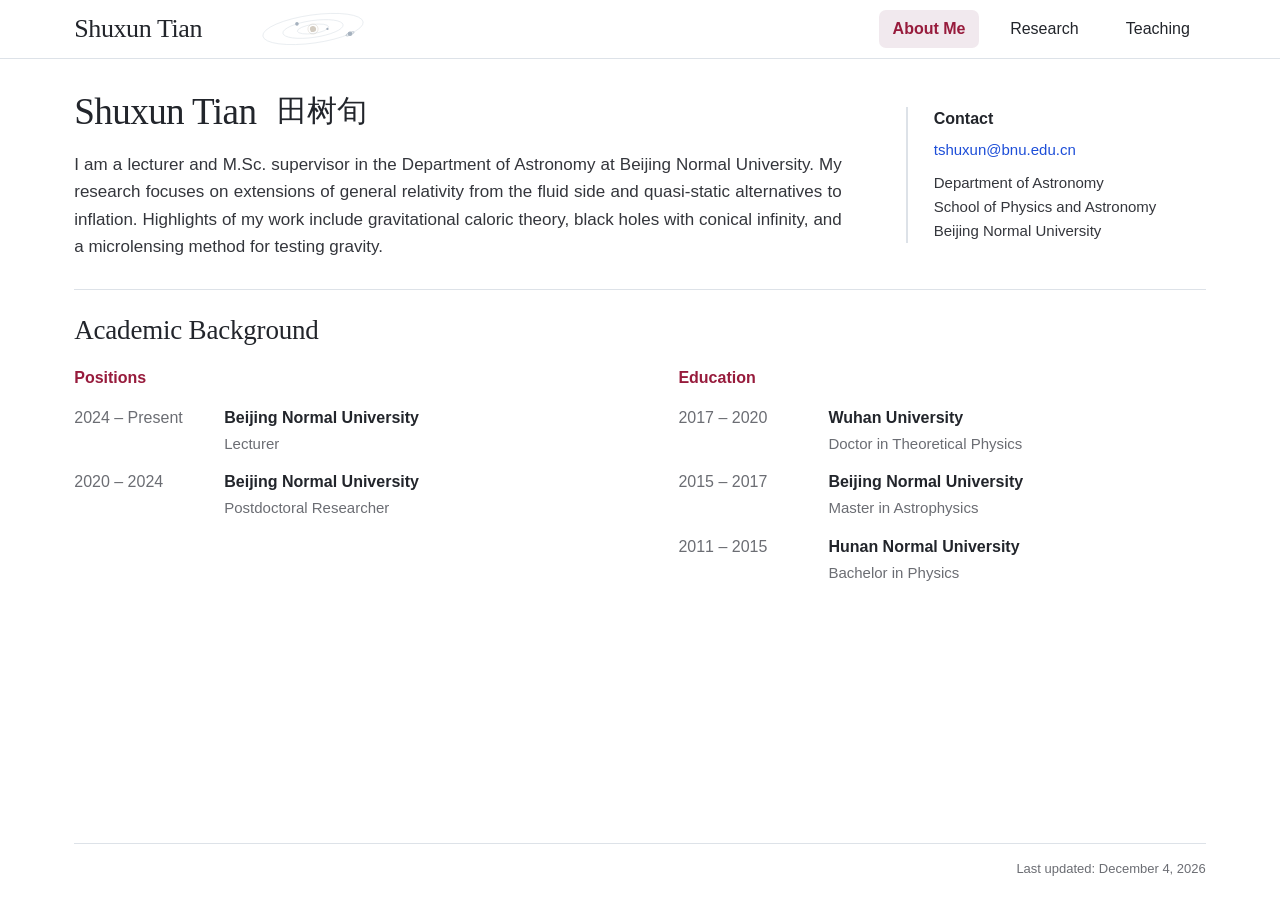
<file: index.html>
<!doctype html>
<html lang="en">
<head>
  <meta charset="utf-8">
  <meta name="viewport" content="width=device-width, initial-scale=1">
  <meta name="description" content="Shuxun Tian's academic homepage.">
  <meta name="theme-color" content="#ffffff">
  <title>Shuxun Tian | Beijing Normal University</title>
  <link rel="stylesheet" href="assets/style.css">
  <!-- Initialize the requested section before the first paint. -->
  <script src="assets/site.js" defer blocking="render"></script>
  <script src="assets/publication_chart.js" defer></script>
</head>
<body>
  <!-- Page and panel IDs define public URLs. Keep 404.html beside this file for direct visits.
       In assets/, use Fig_<Topic> for figures and SlidesYYYYMM_<Topic> for slides.
       Capitalize the topic's first word and match the filename's case and extension. -->
  <a class="skip-link" href="#main-content">Skip to content</a>
  <header class="site-header">
    <div class="header-inner">
      <div class="brand-group">
        <a class="brand" href="./" aria-label="Shuxun Tian, home">Shuxun Tian</a>
        <svg class="header-orbits" viewBox="0 0 220 64" fill="none" aria-hidden="true" focusable="false">
          <g transform="rotate(-8 110 32)">
            <g class="solar-orbits">
              <ellipse cx="110" cy="32" rx="28" ry="8"/>
              <ellipse cx="110" cy="32" rx="54" ry="15"/>
              <ellipse cx="110" cy="32" rx="90" ry="25"/>
            </g>
            <g class="solar-sun">
              <circle cx="110" cy="32" r="9" stroke="currentColor" stroke-width=".7"/>
              <circle cx="110" cy="32" r="5.5" fill="currentColor"/>
            </g>
            <g class="solar-planets">
              <circle cx="135.4" cy="35.4" r="2.1"/>
              <circle cx="83" cy="19" r="3.2"/>
              <circle cx="174" cy="49.6" r="4.1"/>
              <ellipse cx="174" cy="49.6" rx="8" ry="2.3" transform="rotate(-15 174 49.6)" fill="none" stroke="currentColor" stroke-width="1"/>
            </g>
          </g>
        </svg>
      </div>
      <nav class="primary-nav" aria-label="Main navigation">
        <!-- Each fragment names its section. aria-current marks the default page. -->
        <a href="#about" aria-current="page">About Me</a>
        <a href="#research">Research</a>
        <a href="#teaching">Teaching</a>
      </nav>
    </div>
  </header>

  <main id="main-content" class="site-main" tabindex="-1">
    <section id="about" class="page" aria-labelledby="about-title">
      <div class="about-intro">
        <div class="intro-main">
          <h1 id="about-title" tabindex="-1">
            <span class="latin-name">Shuxun Tian</span>
            <span class="chinese-name" lang="zh-CN">田树旬</span>
          </h1>
          <p class="about-bio">
            I am a lecturer and M.Sc. supervisor in the Department of Astronomy at Beijing Normal
            University. My research focuses on extensions of general relativity from the fluid side and
            quasi-static alternatives to inflation. Highlights of my work include gravitational caloric
            theory, black holes with conical infinity, and a microlensing method for testing gravity.
          </p>
        </div>
        <aside id="contact" class="contact-note" aria-labelledby="contact-title" tabindex="-1">
          <h2 id="contact-title" class="small-heading">Contact</h2>
          <a class="email-link" href="mailto:tshuxun@bnu.edu.cn">tshuxun@bnu.edu.cn</a>
          <p>Department of Astronomy<br>School of Physics and Astronomy<br>Beijing Normal University</p>
        </aside>
      </div>
      <section id="background" class="ruled-section" aria-labelledby="background-title" tabindex="-1">
        <h2 id="background-title">Academic Background</h2>
        <div class="background-columns">
          <section aria-labelledby="positions-title">
            <h3 id="positions-title" class="small-heading">Positions</h3>
            <ol class="timeline">
              <li>
                <span class="entry-date">2024 – Present</span>
                <div>
                  <h4>Beijing Normal University</h4>
                  <p>Lecturer</p>
                </div>
              </li>
              <li>
                <span class="entry-date">2020 – 2024</span>
                <div>
                  <h4>Beijing Normal University</h4>
                  <p>Postdoctoral Researcher</p>
                </div>
              </li>
            </ol>
          </section>
          <section aria-labelledby="education-title">
            <h3 id="education-title" class="small-heading">Education</h3>
            <ol class="timeline">
              <li>
                <span class="entry-date">2017 – 2020</span>
                <div>
                  <h4>Wuhan University</h4>
                  <p>Doctor in Theoretical Physics</p>
                </div>
              </li>
              <li>
                <span class="entry-date">2015 – 2017</span>
                <div>
                  <h4>Beijing Normal University</h4>
                  <p>Master in Astrophysics</p>
                </div>
              </li>
              <li>
                <span class="entry-date">2011 – 2015</span>
                <div>
                  <h4>Hunan Normal University</h4>
                  <p>Bachelor in Physics</p>
                </div>
              </li>
            </ol>
          </section>
        </div>
      </section>
    </section>

    <section id="research" class="page" aria-labelledby="research-title">
      <header class="research-overview">
        <h1 id="research-title" tabindex="-1">Research</h1>
        <section id="interests" aria-labelledby="interests-title" tabindex="-1">
          <h2 id="interests-title" class="research-summary-title">Interests:</h2>
          <ul class="research-summary-list">
            <li>
              <strong>Gravity Theory:</strong> Extensions of General Relativity from the Fluid Side,
              Applications to Cosmology and Astrophysics, Observational Tests
            </li>
            <li>
              <strong>The Early Universe:</strong> Quasi-Static Alternatives to Inflation,
              Quantum and Thermal Fluctuations
            </li>
          </ul>
        </section>
        <p class="research-goal">
          My long-term goal is to uncover new physics in astronomy, with theory identifying where it
          may arise and observations confirming its existence.
        </p>
      </header>

      <!-- Connect each tab to its panel with aria-controls. Use the tab ID as the panel's aria-labelledby. -->
      <nav class="research-tabs" aria-label="Research sections">
        <a id="highlights-tab" href="#highlights" aria-controls="highlights">Highlights</a>
        <a id="publications-tab" href="#publications" aria-controls="publications">Publications</a>
        <a id="grants-tab" href="#grants" aria-controls="grants">Grants</a>
        <a id="talks-tab" href="#talks" aria-controls="talks">Talks</a>
      </nav>

      <section id="highlights" class="research-panel" aria-labelledby="highlights-tab" tabindex="-1">
        <h2 class="visually-hidden">Research Highlights</h2>
        <!-- Add one article.research-entry per highlight. Give the article and its heading unique
             IDs and connect them with aria-labelledby. Set the figure's intrinsic size and alt text.
             Use p.paper-reference for core papers (main paper first) and li.paper-reference for
             selected works (oldest first). Keep author names as published, bold Tian, italicize
             variables and put punctuation outside links. For a citation badge, set data-citation-doi
             on an empty span to the journal DOI or, for a preprint, the arXiv DOI. -->
        <article id="gravitational-caloric-theory" class="research-entry" aria-labelledby="gct-title" tabindex="-1">
          <figure class="highlight-figure">
            <img src="assets/Fig_Caloric_black_holes.png" width="1190" height="1043"
              alt="Caloric black holes" decoding="async">
          </figure>
          <div class="highlight-content">
            <header class="highlight-heading">
              <span class="highlight-label">2026</span>
              <h3 id="gct-title">Gravitational Caloric Theory</h3>
            </header>
            <p class="paper-reference">
              <strong>S.&nbsp;X.&nbsp;Tian</strong>,
              Gravitational caloric theory: From early dark energy to a wide variety of gravitational phenomena,
              <a href="https://link.aps.org/doi/10.1103/ckkf-2t3z"
                target="_blank" rel="noopener noreferrer">Phys. Rev. D 114, 044042 (2026)</a>.
              <a class="paper-preprint" href="https://arxiv.org/abs/2608.07318"
                target="_blank" rel="noopener noreferrer">arXiv:2608.07318</a>.
              <span data-citation-doi="10.1103/ckkf-2t3z"></span>
            </p>
            <p class="paper-reference">
              <strong>S.&nbsp;X.&nbsp;Tian</strong> and Z.-H.&nbsp;Zhu,
              Black holes with conical infinity in gravitational caloric theory,
              submitted to Phys. Rev. D (2026).
              <a class="paper-preprint" href="https://arxiv.org/abs/2610.09606"
                target="_blank" rel="noopener noreferrer">arXiv:2610.09606</a>.
              <span data-citation-doi="10.48550/arXiv.2610.09606"></span>
            </p>
            <div class="research-prose">
              <p>
                Gravitational caloric theory generalizes general relativity from the fluid side. The
                theory has a broad range of cosmological and astrophysical applications, including early
                dark energy (initial motivation), the early static hot Universe, conical black holes,
                and gravitational-wave physics. Among these, the following two may have particular
                astronomical relevance. The early static hot Universe faces theoretical challenges and
                will be discussed separately. <strong>Conical black holes</strong> in our theory
                illustrate a distinctive way in which new physics may emerge: spacetime can remain in
                close agreement with general relativity in the strong-field (near-horizon) and
                conventional weak-field (e.g., Solar System) regimes, yet approach conical geometry in
                the extremely weak-field regime. This highlights a possible avenue for the observational
                search for new physics.
              </p>
            </div>
            <section class="selected-works" aria-labelledby="gct-selected-title">
              <h4 id="gct-selected-title">Selected follow-up works</h4>
              <!-- Replace the placeholder with ul.paper-list when needed. -->
              <p class="pending-reference">To be added.</p>
            </section>
          </div>
        </article>

        <article id="observational-tests" class="research-entry" aria-labelledby="observations-title" tabindex="-1">
          <figure class="highlight-figure">
            <img src="assets/Fig_Gravity_test_regimes.png" width="1852" height="1414"
              alt="Gravitational potential and curvature" loading="lazy" decoding="async">
          </figure>
          <div class="highlight-content">
            <header class="highlight-heading">
              <span class="highlight-label">Ongoing</span>
              <h3 id="observations-title">Observational Tests of Gravity Theories</h3>
            </header>
            <p class="paper-reference">
              X.&nbsp;Jin, S.&nbsp;Cao, X.&nbsp;Chen, Y.&nbsp;Nan, X.&nbsp;Tai, and <strong>S.&nbsp;Tian</strong>,
              Testing general relativity with binary lens microlensing events,
              <a href="https://doi.org/10.3847/2041-8213/ae954b"
                target="_blank" rel="noopener noreferrer">Astrophys. J. Lett. 1008, L41 (2026)</a>.
              <a class="paper-preprint" href="https://arxiv.org/abs/2610.11949"
                target="_blank" rel="noopener noreferrer">arXiv:2610.11949</a>.
              <span data-citation-doi="10.3847/2041-8213/ae954b"></span>
            </p>
            <div class="research-prose">
              <p>
                Alternative theories of gravity may predict deviations from general relativity in local
                gravitational systems. We explore how observations of individual sources with existing
                or near-future facilities can test these predictions, focusing on regimes that remain
                poorly constrained. Our current focus is the extremely weak-field regime, motivated in
                part by conical black holes in gravitational caloric theory (significant deviations from
                general relativity may emerge only beyond Solar System scales). We hope to identify
                observational probes that could reveal such new physics. As a step in this direction, we
                have proposed a binary microlensing method for testing gravity, although it may not be a
                sufficiently compelling probe of the new physics we seek.
              </p>
            </div>
            <section class="selected-works" aria-labelledby="observations-selected-title">
              <h4 id="observations-selected-title">Selected related works</h4>
              <ul class="paper-list">
                <li class="paper-reference">
                  <strong>S.&nbsp;X.&nbsp;Tian</strong> and Z.-H.&nbsp;Zhu,
                  Newtonian approximation and possible time-varying <i>G</i> in nonlocal gravities,
                  <a href="https://link.aps.org/doi/10.1103/PhysRevD.99.064044"
                    target="_blank" rel="noopener noreferrer">Phys. Rev. D 99, 064044 (2019)</a>.
                  <a class="paper-preprint" href="https://arxiv.org/abs/1903.11428"
                    target="_blank" rel="noopener noreferrer">arXiv:1903.11428</a>.
                  <span data-citation-doi="10.1103/PhysRevD.99.064044"></span>
                </li>
                <li class="paper-reference">
                  <strong>S.&nbsp;X.&nbsp;Tian</strong> and Z.-H.&nbsp;Zhu,
                  Testing the Schwarzschild metric in a strong field region with the Event Horizon Telescope,
                  <a href="https://link.aps.org/doi/10.1103/PhysRevD.100.064011"
                    target="_blank" rel="noopener noreferrer">Phys. Rev. D 100, 064011 (2019)</a>.
                  <a class="paper-preprint" href="https://arxiv.org/abs/1908.11794"
                    target="_blank" rel="noopener noreferrer">arXiv:1908.11794</a>.
                  <span data-citation-doi="10.1103/PhysRevD.100.064011"></span>
                </li>
                <li class="paper-reference">
                  <strong>S.&nbsp;Tian</strong>, S.&nbsp;Hou, S.&nbsp;Cao, and Z.-H.&nbsp;Zhu,
                  Time evolution of the local gravitational parameters and gravitational wave polarizations in a relativistic MOND theory,
                  <a href="https://link.aps.org/doi/10.1103/PhysRevD.107.044062"
                    target="_blank" rel="noopener noreferrer">Phys. Rev. D 107, 044062 (2023)</a>.
                  <a class="paper-preprint" href="https://arxiv.org/abs/2302.13304"
                    target="_blank" rel="noopener noreferrer">arXiv:2302.13304</a>.
                  <span data-citation-doi="10.1103/PhysRevD.107.044062"></span>
                </li>
              </ul>
            </section>
          </div>
        </article>
      </section>

      <section id="publications" class="research-panel" aria-labelledby="publications-tab" tabindex="-1">
        <p>
          <strong>Full Publication List:</strong>
          <a href="https://ui.adsabs.harvard.edu/public-libraries/OO0OYWl2TziFCKu32mfMTw"
            target="_blank" rel="noopener noreferrer">https://ui.adsabs.harvard.edu/public-libraries/OO0OYWl2TziFCKu32mfMTw</a>
        </p>
        <figure class="publication-chart">
          <figcaption>
            <h2>Publications by Year</h2>
          </figcaption>
          <!-- Append one column per journal publication year. Count each paper once.
               For non-first-author papers, use "corresponding" if Tian's email is listed and "other" otherwise. -->
          <script type="application/json">
            {
              "years":         [2017, 2018, 2019, 2020, 2021, 2022, 2023, 2024, 2025, 2026],
              "first":         [   2,    1,    3,    3,    2,    1,    2,    0,    0,    1],
              "corresponding": [   0,    0,    0,    0,    0,    0,    0,    1,    0,    3],
              "other":         [   0,    0,    0,    1,    0,    1,    0,    1,    1,    0]
            }
          </script>
          <p class="publication-note">Papers are counted by year of journal publication.</p>
        </figure>
      </section>

      <section id="grants" class="research-panel" aria-labelledby="grants-tab" tabindex="-1">
        <h2 class="visually-hidden">Research Grants</h2>
        <!-- List grants newest first within each group. Link a public proposal after the funding
             source with <a class="grant-proposal" href="…">Grant proposal</a>. -->
        <section class="grant-group" data-status="ongoing" aria-labelledby="grants-ongoing-title">
          <h3 id="grants-ongoing-title">Ongoing</h3>
          <ol class="grant-list">
            <li>
              <p class="grant-period">
                <span class="entry-date">2025 – 2029</span>
                <span class="grant-role">Participant</span>
              </p>
              <h4>High-frequency gravitational-wave astrophysics with a global observing network</h4>
              <p>National Natural Science Foundation of China (Key Program)</p>
            </li>
            <li>
              <p class="grant-period">
                <span class="entry-date">2025 – 2027</span>
                <span class="grant-role">Principal Investigator</span>
              </p>
              <h4>Modeling and cosmological analysis of nonminimally coupled early dark energy</h4>
              <p>National Natural Science Foundation of China (Young Scientists Fund, Type C)</p>
            </li>
          </ol>
        </section>
        <section class="grant-group" data-status="completed" aria-labelledby="grants-completed-title">
          <h3 id="grants-completed-title">Completed</h3>
          <ol class="grant-list">
            <li>
              <p class="grant-period">
                <span class="entry-date">2021 – 2024</span>
                <span class="grant-role">Principal Investigator</span>
              </p>
              <h4>Theoretical models of early dark energy</h4>
              <p>China Postdoctoral Science Foundation (General Program)</p>
            </li>
            <li>
              <p class="grant-period">
                <span class="entry-date">2020 – 2024</span>
                <span class="grant-role">Principal Investigator</span>
              </p>
              <h4>Possible solutions to the cosmological coincidence problem and their implications</h4>
              <p>China Postdoctoral Science Foundation (Innovative Program)</p>
            </li>
          </ol>
        </section>
      </section>

      <section id="talks" class="research-panel" aria-labelledby="talks-tab" tabindex="-1">
        <h2 class="visually-hidden">Talks</h2>
        <!-- List talks newest first (Month D, YYYY). For slides, set data-slides on an empty
             span to the exact filename in assets/. -->
        <ul class="talk-list">
          <li class="talk-entry">
            <div class="talk-heading">
              <h3>Black holes with conical infinity in gravitational caloric theory</h3>
              <span data-slides="Slides202610_Black_holes_with_conical_infinity_in_GCT.html"></span>
            </div>
            <p class="talk-details">
              <span>October 31, 2026</span> ·
              <span>Hangzhou, China</span> ·
              <span>2026 Hangzhou Workshop on Gravitation and Cosmology</span>
            </p>
          </li>
        </ul>
      </section>
    </section>

    <section id="teaching" class="page" aria-labelledby="teaching-title">
      <header>
        <h1 id="teaching-title" tabindex="-1">Teaching</h1>
      </header>
      <section class="ruled-section" aria-labelledby="courses-title">
        <h2 id="courses-title">Courses</h2>
        <article class="course-entry">
          <h3>Galactic Dynamics (Graduate): <span class="course-terms">Fall&nbsp;2024, Fall&nbsp;2025, Fall&nbsp;2026</span></h3>
          <p class="course-materials">Teaching materials: forthcoming.</p>
        </article>
      </section>
    </section>
  </main>
  <footer class="site-footer">
    <span>Last updated: <time id="last-updated"></time></span>
  </footer>

  <template id="slides-download-template">
    <a class="slides-download">
      <svg class="slides-download-icon" viewBox="0 0 20 20" fill="none" stroke="currentColor"
        stroke-width="1.5" stroke-linecap="round" stroke-linejoin="round"
        aria-hidden="true" focusable="false">
        <path d="M10 3v9m-3-3 3 3 3-3M4 13v3h12v-3"/>
      </svg>
      <span>Download Slides</span>
    </a>
  </template>

  <!-- The link remains available until Dimensions installs the badge. -->
  <template id="citation-badge-template">
    <span class="citation-badge __dimensions_badge_embed__" data-style="small_rectangle"
      data-hide-zero-citations="false"><a class="citation-fallback" href="https://badge.dimensions.ai/details/doi/"
        target="_blank" rel="noopener noreferrer" title="View citation details on Dimensions">Citations</a></span>
  </template>
</body>
</html>
</file>
<file: assets/style.css>
:root {
  color-scheme: light;

  /* Colors */
  --paper: #fff;
  --text: #34363c;
  --heading: #22252b;
  --muted: #6b6d73;
  --line: #dde2e8;
  --accent: #971b3c;
  --accent-soft: #f6edf0;
  --link: #1d4ed8;

  /* Text selection */
  --selection-bg: #e5e5e5;
  --selection-text: #102a43;

  /* Typography */
  --sans: "Segoe UI", -apple-system, BlinkMacSystemFont, "Helvetica Neue", Arial, "Microsoft YaHei", sans-serif;
  --serif: Georgia, "Times New Roman", "Songti SC", SimSun, serif;
  --body-size: 17px;
  --body-leading: 1.6;
  --prose-align: justify;
  --entry-leading: calc(var(--body-leading) - 0.05);
  --page-title-size: clamp(30px, 2.9vw, 40px);
  --section-title-size: 27px;
  --entry-title-size: 17px;
  --detail-size: 15px;
  --weight-normal: 400;
  --weight-medium: 500;
  --weight-semibold: 600;

  /* Page dimensions and spacing */
  --max-width: 1680px;
  --page-gutter: clamp(28px, 5.8vw, 112px);
  --main-padding-top: 30px;
  --main-padding-bottom: 36px;
  --intro-gap: 17px;
  --section-gap: 29px;
  --section-inset: 23px;
  --timeline-date-width: 130px;
  --timeline-column-gap: 20px;

  /* Shared navigation appearance and motion */
  --nav-active-bg: #f1e9ee;
  --nav-radius: 7px;
  --nav-font-size: 16px;
  --nav-item-height: 38px;
  --nav-edge-gap: 5px;
  --nav-weight: var(--weight-medium);
  --nav-active-weight: var(--weight-semibold);
  --nav-motion-duration: 180ms;
  --motion-easing: cubic-bezier(0.2, 0.7, 0.3, 1);

  /* Read by JavaScript: duration is a unitless millisecond value; distance uses px. */
  --view-motion-ms: 160;
  --view-motion-distance: 14px;
}

* {
  box-sizing: border-box;
}

html {
  scroll-padding-top: 92px;
  /* Keep view transitions from creating horizontal scrollbars. */
  overflow-x: clip;
}

body {
  display: flex;
  flex-direction: column;
  min-height: 100vh;
  margin: 0;
  background: var(--paper);
  color: var(--text);
  font-family: var(--sans);
  font-size: var(--body-size);
  font-weight: var(--weight-normal);
  line-height: var(--body-leading);
  -webkit-text-size-adjust: 100%;
}

[hidden] {
  display: none !important;
}

::selection {
  background: var(--selection-bg);
  color: var(--selection-text);
}

a {
  color: var(--link);
  text-decoration: none;
  overflow-wrap: anywhere;
}

a:hover,
a:active {
  color: var(--link);
}

a[href^="#"] {
  color: var(--heading);
}

a[href^="#"]:hover {
  color: var(--accent);
}

a:focus-visible,
button:focus-visible {
  outline: 2px solid var(--link);
  outline-offset: 4px;
}

[tabindex="-1"]:focus {
  outline: none;
}

h1,
h2,
h3,
h4,
p,
figure {
  margin: 0;
}

h1,
h2,
h3,
h4 {
  color: var(--heading);
  font-weight: var(--weight-semibold);
}

h1 {
  font: var(--weight-normal) var(--page-title-size)/1.22 var(--serif);
  letter-spacing: -0.6px;
}

h2 {
  font: var(--weight-normal) var(--section-title-size)/1.3 var(--serif);
  letter-spacing: -0.2px;
}

h3 {
  font-size: 18px;
  line-height: 1.45;
}

strong {
  font-weight: var(--weight-semibold);
}

.visually-hidden {
  position: absolute;
  width: 1px;
  height: 1px;
  padding: 0;
  margin: -1px;
  overflow: hidden;
  clip-path: inset(50%);
  white-space: nowrap;
  border: 0;
}

.skip-link {
  position: fixed;
  left: 20px;
  top: -80px;
  z-index: 20;
  padding: 10px 18px;
  background: var(--paper);
}

.skip-link:focus {
  top: 12px;
}

/* Layout, header and navigation */

/* Viewport-based content width prevents scrollbar-induced shifts.
   The header itself keeps its natural width for the full-width divider. */
.header-inner,
.site-main,
.site-footer {
  width: min(calc(100vw - 2 * var(--page-gutter)), var(--max-width));
  margin-inline: max(var(--page-gutter), calc((100vw - var(--max-width)) / 2)) 0;
}

.site-header {
  position: sticky;
  top: 0;
  z-index: 5;
  isolation: isolate;
  border-bottom: 1px solid var(--line);
  background: var(--paper);
}

.header-orbits {
  display: block;
  flex: 0 1 180px;
  width: 180px;
  min-width: 0;
  height: 36px;
  pointer-events: none;
}

.solar-orbits {
  stroke: #c4ced8;
  stroke-width: 0.9;
  opacity: 0.65;
}

.solar-sun {
  color: #bcb1a0;
  opacity: 0.65;
}

.solar-planets {
  fill: currentColor;
  color: #8595a7;
  opacity: 0.7;
}

.header-inner {
  min-height: 58px;
  display: flex;
  align-items: center;
  justify-content: space-between;
  gap: clamp(18px, 2vw, 24px);
}

.brand-group {
  display: flex;
  align-items: center;
  gap: clamp(16px, 1.6vw, 22px);
  flex: 0 1 370px;
  min-width: 0;
}

.brand {
  display: block;
  flex-shrink: 0;
  color: var(--heading);
  font: var(--weight-normal) 26px/1.2 var(--serif);
  letter-spacing: -0.4px;
}

.brand:hover {
  color: var(--heading);
}

.primary-nav,
.research-tabs {
  position: relative;
  isolation: isolate;
  display: flex;
  align-items: stretch;
}

.primary-nav {
  --nav-edge-gap: 10px;
  flex-shrink: 0;
  align-self: stretch;
  gap: clamp(6px, 1.25vw, 18px);
}

.research-tabs {
  flex-wrap: wrap;
  gap: 0 8px;
  border-block: 1px solid var(--line);
}

.primary-nav a,
.research-tabs a {
  position: relative;
  z-index: 1;
  isolation: isolate;
  display: grid;
  place-items: center;
  min-height: calc(var(--nav-item-height) + 2 * var(--nav-edge-gap));
  color: var(--heading);
  font-size: var(--nav-font-size);
  font-weight: var(--nav-weight);
  line-height: 1.5;
}

.primary-nav a {
  padding-inline: clamp(10px, 1.05vw, 15px);
}

.research-tabs a {
  padding-inline: 17px;
}

.nav-label,
.nav-label-sizer {
  grid-area: 1 / 1;
  white-space: nowrap;
}

.nav-label-sizer {
  visibility: hidden;
  font-weight: var(--nav-active-weight);
  pointer-events: none;
}

.primary-nav a[aria-current="page"],
.research-tabs a[aria-selected="true"] {
  color: var(--accent);
  font-weight: var(--nav-active-weight);
}

.nav-selection::before,
.primary-nav a[aria-current="page"]::before,
.research-tabs a[aria-selected="true"]::before {
  content: "";
  position: absolute;
  z-index: -1;
  inset: var(--nav-edge-gap) 0;
  border-radius: var(--nav-radius);
  background: var(--nav-active-bg);
}

.nav-selection {
  position: absolute;
  top: 0;
  left: 0;
  z-index: 0;
  isolation: isolate;
  pointer-events: none;
  transition:
    transform var(--nav-motion-duration) var(--motion-easing),
    width var(--nav-motion-duration) var(--motion-easing);
}

.has-selection > a::before {
  display: none;
}

.primary-nav a:hover,
.research-tabs a:hover {
  color: var(--accent);
}

.primary-nav a:focus-visible,
.research-tabs a:focus-visible,
.brand:focus-visible {
  outline-color: var(--accent);
}

.site-main {
  flex: 1;
  padding-block: var(--main-padding-top) var(--main-padding-bottom);
}

.page {
  min-width: 0;
}

.about-bio,
.research-goal,
.paper-reference,
.research-prose {
  text-align: var(--prose-align);
  text-align-last: left;
}

.about-bio,
.research-goal,
.research-summary-list,
.research-prose {
  hyphens: manual;
}

.ruled-section {
  margin-top: var(--section-gap);
  padding-top: var(--section-inset);
  border-top: 1px solid var(--line);
}

.ruled-section > h2 {
  margin-bottom: 18px;
}

.small-heading {
  font: var(--weight-semibold) 16px/1.5 var(--sans);
  letter-spacing: 0;
}

/* Shared lists, dates and entry titles */

.timeline,
.grant-list,
.paper-list,
.publication-legend {
  margin: 0;
  padding: 0;
  list-style: none;
}

.research-summary-list > li::marker,
.talk-entry::marker {
  color: var(--muted);
  font-size: 0.85em;
}

.timeline li,
.grant-list li {
  display: grid;
  align-items: baseline;
}

.entry-date {
  font-variant-numeric: lining-nums tabular-nums;
  white-space: nowrap;
}

.grant-list h4,
.talk-entry h3,
.course-entry h3 {
  font-size: var(--entry-title-size);
  line-height: var(--entry-leading);
}

/* About Me */

.about-intro {
  --contact-width: 300px;
  --contact-text-inset: 28px;
  display: grid;
  grid-template-columns: minmax(0, 1fr) var(--contact-width);
  align-items: start;
  gap: clamp(36px, 5vw, 80px);
}

.intro-main {
  min-width: 0;
}

#about-title {
  display: flex;
  align-items: baseline;
  flex-wrap: wrap;
  column-gap: 0.55em;
  row-gap: 0.12em;
}

.latin-name,
.chinese-name {
  white-space: nowrap;
}

/* Optical alignment of the Chinese name with the Latin name. */
.chinese-name {
  display: inline-block;
  color: var(--heading);
  font: inherit;
  font-family: var(--sans);
  font-size: 0.82em;
  line-height: 1;
  letter-spacing: 0;
  transform: translateY(-0.1em);
}

.about-bio {
  margin-top: var(--intro-gap);
}

.contact-note {
  border-left: 2px solid var(--line);
  padding-inline-start: calc(var(--contact-text-inset) - 2px);
  align-self: center;
  font-size: var(--detail-size);
  line-height: var(--body-leading);
}

.contact-note .small-heading {
  margin-bottom: 7px;
}

.email-link {
  display: inline-block;
  margin-bottom: 9px;
}

.background-columns {
  display: grid;
  grid-template-columns: 1fr 1fr;
  gap: clamp(38px, 6vw, 96px);
}

.background-columns .small-heading {
  margin-bottom: 16px;
  color: var(--accent);
}

.timeline li {
  grid-template-columns: var(--timeline-date-width) minmax(0, 1fr);
  column-gap: var(--timeline-column-gap);
}

.timeline li:not(:last-child) {
  margin-bottom: 15px;
}

.timeline h4,
.timeline .entry-date {
  font-size: 16px;
  line-height: var(--entry-leading);
}

.timeline .entry-date {
  color: var(--muted);
  font-weight: var(--weight-medium);
}

.timeline p {
  margin-top: 2px;
  color: var(--muted);
  font-size: var(--detail-size);
  line-height: 1.5;
}

/* Research overview and panels */

.research-overview {
  --overview-title-gap: 14px;
  --overview-block-gap: 12px;
  --overview-heading-gap: 2px;
  --overview-item-gap: 1px;
  display: grid;
  /* Account for half the line leading above the divider. */
  padding-bottom: calc(var(--overview-block-gap) + (var(--body-leading) - 1) * 0.5em);
}

.research-overview > * + * {
  margin-top: var(--overview-block-gap);
}

.research-overview > h1 + * {
  margin-top: var(--overview-title-gap);
}

.research-summary-title {
  font-family: var(--sans);
  font-size: inherit;
  font-weight: var(--weight-semibold);
  line-height: inherit;
  letter-spacing: normal;
}

.research-summary-list {
  display: grid;
  text-align: left;
  text-wrap: pretty;
  gap: var(--overview-item-gap);
  margin: var(--overview-heading-gap) 0 0;
  padding-left: 1.25em;
  list-style: disc;
}

.research-summary-list > li {
  padding-left: 0.15em;
}

.research-panel {
  padding-top: 28px;
}

/* Highlights */

.research-entry {
  display: grid;
  grid-template-columns: minmax(220px, min(25%, 400px)) minmax(0, 1fr);
  align-items: start;
  gap: clamp(28px, 4vw, 64px);
  min-width: 0;
}

.research-entry + .research-entry {
  margin-top: 30px;
  padding-top: 30px;
  border-top: 1px solid var(--line);
}

.highlight-figure,
.highlight-content {
  min-width: 0;
}

.highlight-figure img {
  display: block;
  width: 100%;
  height: auto;
}

.highlight-heading {
  --highlight-title-size: clamp(23px, 1.85vw, 28px);
  --highlight-title-leading: 1.28;
  --highlight-label-size: 16px;
  --highlight-label-height: 1.875em;
  display: grid;
  grid-template-columns: max-content minmax(0, 1fr);
  align-items: start;
  column-gap: 12px;
  margin-bottom: 12px;
}

/* Center the label against the title's first line. */
.highlight-label {
  display: inline-flex;
  align-items: center;
  justify-content: center;
  height: var(--highlight-label-height);
  margin-top: calc((var(--highlight-title-size) * var(--highlight-title-leading) - var(--highlight-label-height)) / 2);
  padding-inline: 0.7em;
  border-radius: 999px;
  background: var(--accent-soft);
  color: var(--accent);
  font: var(--weight-semibold) var(--highlight-label-size)/1 var(--sans);
  font-variant-numeric: lining-nums tabular-nums;
  white-space: nowrap;
}

.highlight-heading h3 {
  min-width: 0;
  font: var(--weight-normal) var(--highlight-title-size)/var(--highlight-title-leading) var(--serif);
  letter-spacing: -0.2px;
}

/* References and citation badges */

.paper-reference {
  font-size: 16px;
  line-height: var(--entry-leading);
}

.paper-reference + .paper-reference {
  margin-top: 9px;
}

.paper-reference a {
  overflow-wrap: normal;
}

.paper-preprint {
  white-space: nowrap;
}

/* Override Dimensions' inline display and alignment. */
.citation-badge {
  display: inline-block !important;
  position: relative;
  top: -2.5px;
  text-align: left;
  text-align-last: auto;
  vertical-align: middle !important;
  white-space: nowrap !important;
}

.citation-fallback {
  display: inline-block;
  padding: 0 5px;
  border: 1px solid #c5cbd4;
  border-radius: 2px;
  font-size: 12px;
  font-weight: var(--weight-semibold);
  line-height: 20px;
}

.citation-badge[data-dimensions-badge-installed="true"] > .citation-fallback {
  display: none;
}

/* Highlight descriptions and selected works */

.research-prose,
.selected-works {
  margin-top: 16px;
}

.research-prose p + p {
  margin-top: 12px;
}

.selected-works {
  padding-left: 18px;
  border-left: 3px solid #d5dbe3;
}

.selected-works h4 {
  margin-bottom: 7px;
  color: var(--accent);
  font-size: var(--detail-size);
  line-height: 1.5;
}

.pending-reference {
  color: var(--muted);
  font-size: 14px;
}

/* Annual publications */

#publications {
  container-type: inline-size;
}

.publication-chart h2 {
  font-size: 1.25em;
}

.publication-chart {
  --axis-width: 28px;
  --year-font-size: clamp(12px, 1.1vw, 14px);
  --min-year-slot: calc(2.5 * var(--year-font-size));
  /* The unused width in each year's slot separates adjacent bars. */
  --year-slot: clamp(
    var(--min-year-slot),
    calc((100cqi - var(--axis-width)) / var(--chart-years)),
    62px
  );
  --bar-width: max(calc(2.25 * var(--year-font-size)), calc(0.62 * var(--year-slot)));
  --chart-width: calc(var(--axis-width) + var(--chart-years) * var(--year-slot));
  position: relative;
  width: var(--chart-width);
  max-width: 100%;
  margin-top: 14px;
}

.publication-chart [data-series="first"] {
  --series-color: #f47765;
}

.publication-chart [data-series="corresponding"] {
  --series-color: #49a8df;
}

.publication-chart [data-series="other"] {
  --series-color: #c6d1d8;
}

.publication-legend {
  --swatch-size: 0.7em;
  display: grid;
  grid-template-columns: var(--swatch-size) repeat(2, max-content) minmax(0, auto);
  justify-content: start;
  gap: 2px 0.25em;
  line-height: 1.45;
}

.publication-chart > .publication-legend {
  margin-top: 6px;
  row-gap: 3px;
  font-size: calc(var(--detail-size) + 1px);
}

.publication-legend li {
  display: grid;
  grid-column: 1 / -1;
  grid-template-columns: subgrid;
  align-items: baseline;
}

.publication-legend li::before {
  content: "";
  align-self: start;
  height: var(--swatch-size);
  /* Center the swatch on the first line, including when a label wraps. */
  margin-block-start: calc((1lh - var(--swatch-size)) / 2);
  border-radius: 2px;
  background: var(--series-color);
}

.publication-count {
  /* Keep the extra space after the swatch outside the two equal gaps around ×. */
  padding-inline-start: 0.2em;
  color: var(--heading);
  font-weight: var(--weight-semibold);
  font-variant-numeric: tabular-nums;
  text-align: right;
}

.publication-chart-scroll {
  margin-block: 12px;
  overflow-x: auto;
}

.publication-column:focus:not(:focus-visible) {
  outline: none;
}

.publication-chart-scroll:focus-visible,
.publication-column:focus-visible {
  outline: 2px solid var(--link);
  outline-offset: -2px;
}

.publication-plot {
  display: grid;
  grid-template-columns: var(--axis-width) minmax(0, 1fr);
  min-width: var(--chart-width);
}

.publication-plot svg {
  display: block;
  min-width: 0;
}

.publication-gridline {
  stroke: #e0e8ed;
}

.publication-zero {
  stroke: #8ca2b0;
  stroke-width: 1.4;
}

.publication-bar {
  width: var(--bar-width);
  transform-box: fill-box;
  transform: translateX(-50%);
  fill: var(--series-color);
}

.publication-plot text {
  fill: #627382;
  font-size: 13px;
  font-variant-numeric: tabular-nums;
}

.publication-plot .publication-year {
  fill: #263e4b;
  font-size: var(--year-font-size);
  font-weight: var(--weight-semibold);
}

.publication-tooltip {
  position: absolute;
  z-index: 2;
  width: max-content;
  max-width: 100%;
  padding: 8px 11px;
  border: 1px solid #d8e4eb;
  border-radius: var(--nav-radius);
  background: var(--paper);
  box-shadow: 0 3px 12px rgb(44 77 96 / 12%);
  font-size: 14px;
  pointer-events: none;
}

.publication-tooltip strong {
  display: block;
  margin-bottom: 3px;
  color: var(--heading);
  font-size: 15px;
}

.publication-note {
  color: var(--muted);
  font-size: var(--detail-size);
}

/* Grants */

.grant-group {
  --grant-indent: 23px;
}

.grant-group + .grant-group {
  margin-block-start: 22px;
}

.grant-group > h3 {
  margin-block-end: 11px;
  padding-inline-start: var(--grant-indent);
  font: var(--weight-normal) 22px/1.25 var(--serif);
  letter-spacing: -0.02em;
  break-after: avoid;
}

.grant-list {
  position: relative;
  color: #555b65;
  font-size: var(--detail-size);
  line-height: var(--body-leading);
}

/* Each group's rail runs from the first marker to its last line of text. */
.grant-list::before {
  content: "";
  position: absolute;
  inset-inline-start: 4px;
  inset-block: 0.5lh 4px;
  border-inline-start: 1px solid #cbd0d6;
  pointer-events: none;
}

.grant-list > li {
  position: relative;
  grid-template-columns: minmax(0, 1fr);
  padding-inline-start: var(--grant-indent);
}

.grant-list > li + li {
  margin-block-start: 14px;
}

.grant-list > li::before {
  content: "";
  position: absolute;
  inset-inline-start: 0;
  inset-block-start: 0.5lh;
  transform: translateY(-50%);
  box-sizing: border-box;
  width: 9px;
  height: 9px;
  border: 1.5px solid var(--accent);
  border-radius: 50%;
  background: var(--accent);
  pointer-events: none;
}

.grant-group[data-status="completed"] li::before {
  border-color: var(--muted);
  background: var(--paper);
}

.grant-period {
  display: flex;
  flex-wrap: wrap;
  align-items: baseline;
  column-gap: 0.45em;
}

.grant-period .entry-date {
  color: var(--heading);
  font-weight: var(--weight-medium);
}

.grant-role::before {
  content: "·" / "";
  margin-inline-end: 0.45em;
}

.grant-list h4 {
  margin-block: 2px 3px;
}

.grant-proposal {
  justify-self: start;
  max-width: 100%;
  padding-block-start: 4px;
  text-decoration: underline;
  text-underline-offset: 2px;
}

/* Talks and teaching */

.talk-list {
  margin: 0;
  padding: 0 0 0 20px;
  list-style: disc;
}

.talk-entry {
  padding-block: 2px;
}

.talk-heading {
  display: flex;
  align-items: flex-start;
  flex-wrap: wrap;
  gap: 6px 12px;
}

.slides-download {
  flex: none;
  display: inline-flex;
  align-items: center;
  gap: 5px;
  /* Center the compact button on the title's first line. */
  min-height: calc(var(--entry-title-size) * var(--entry-leading) - 2px);
  margin-top: 1px;
  padding: 1px 8px;
  border: 1px solid #dbe4f2;
  border-radius: var(--nav-radius);
  background: #f3f6fc;
  color: var(--link);
  font-size: 12px;
  font-weight: var(--weight-medium);
  line-height: 1.4;
  white-space: nowrap;
}

.slides-download:hover,
.slides-download:focus-visible {
  border-color: #b8c9eb;
  background: #eaf0fc;
}

.slides-download-icon {
  flex: none;
  width: 13px;
  height: 13px;
  /* Optical alignment with the button label. */
  transform: translateY(1px);
}

.course-entry {
  padding: 2px 0 2px 17px;
  border-left: 3px solid #cbd5e1;
}

.course-entry + .course-entry,
.talk-entry + .talk-entry {
  margin-top: 22px;
}

.course-terms {
  color: var(--text);
  font-weight: var(--weight-normal);
}

.course-materials,
.talk-details {
  margin-top: 5px;
  color: var(--muted);
  font-size: var(--detail-size);
}

/* Footer */

.site-footer {
  padding-block: 15px 22px;
  border-top: 1px solid var(--line);
  color: var(--muted);
  font-size: 13px;
  line-height: 1.5;
  text-align: right;
}

/* Responsive layout */

@media (max-width: 1000px) {
  :root {
    --page-gutter: 32px;
    --timeline-date-width: 120px;
    --timeline-column-gap: 12px;
  }

  .about-intro {
    --contact-width: 250px;
    --contact-text-inset: 24px;
    gap: 32px;
  }

  .background-columns {
    gap: 32px;
  }

  .research-entry {
    grid-template-columns: minmax(190px, 27%) minmax(0, 1fr);
    gap: 30px;
  }
}

@media (max-width: 760px) {
  :root {
    --page-gutter: 24px;
    --timeline-date-width: 130px;
    --timeline-column-gap: 20px;
    --main-padding-top: 26px;
    --main-padding-bottom: 34px;
  }

  .research-entry {
    grid-template-columns: 1fr;
    gap: 20px;
  }

  .highlight-figure {
    width: min(100%, 340px);
    margin-inline: auto;
  }

  .about-intro {
    grid-template-columns: 1fr;
    gap: 24px;
  }

  .contact-note {
    padding: 18px 0 0;
    border-left: 0;
    border-top: 1px solid var(--line);
  }

  .background-columns {
    grid-template-columns: 1fr;
    gap: 25px;
  }
}

@media (max-width: 600px) {
  :root {
    --page-gutter: 20px;
    --body-size: 16px;
    --nav-item-height: 36px;
    --timeline-date-width: 113px;
    --timeline-column-gap: 13px;
    --page-title-size: 28px;
    --section-title-size: 25px;
    --main-padding-top: 24px;
    --intro-gap: 15px;
    --section-gap: 25px;
    --section-inset: 22px;
  }

  html {
    scroll-padding-top: 112px;
  }

  .header-inner {
    min-height: 0;
    flex-direction: column;
    align-items: stretch;
    gap: 0;
    padding-block: 6px 0;
  }

  .brand-group {
    flex: none;
    width: min(100%, 335px);
    align-self: flex-start;
    gap: 22px;
  }

  .brand {
    font-size: 23px;
  }

  .header-orbits {
    height: 28px;
  }

  .primary-nav {
    --nav-edge-gap: 5px;
    --nav-font-size: 14px;
    justify-content: space-between;
    gap: 8px;
  }

  .primary-nav a {
    padding-inline: 12px;
  }

  #about-title {
    column-gap: 0.45em;
  }

  .research-tabs {
    --nav-font-size: 15px;
    gap: 5px;
  }

  .research-tabs a {
    padding-inline: clamp(4px, calc(10vw - 28px), 13px);
  }

  .research-panel {
    padding-top: 24px;
  }

  .selected-works {
    padding-left: 13px;
    border-left-width: 2px;
  }

  .research-entry + .research-entry {
    margin-top: 27px;
    padding-top: 26px;
  }

  .timeline h4,
  .timeline .entry-date,
  .timeline p {
    font-size: 14px;
  }

  .grant-group {
    --grant-indent: 18px;
  }
}

@media screen and (max-width: 600px) {
  :root {
    /* Avoid stretched word spacing on narrow screens. */
    --prose-align: left;
  }

  .publication-chart {
    --min-year-slot: calc(2 * var(--year-font-size));
    --bar-width: calc(0.65 * var(--year-slot));
  }

  .publication-century {
    display: none;
  }
}

@media (max-width: 360px) {
  :root {
    --page-gutter: 16px;
    --page-title-size: 26px;
  }

  .timeline li {
    grid-template-columns: 1fr;
    gap: 3px;
  }
}

/* Reduced motion and print */

@media (prefers-reduced-motion: reduce) {
  .nav-selection {
    transition: none !important;
  }
}

@media print {
  body {
    display: block;
    font-size: 11pt;
  }

  .site-header,
  .skip-link,
  .research-tabs {
    display: none;
  }

  .site-main,
  .site-footer {
    width: 100%;
    margin-inline: 0;
    padding-top: 0;
  }

  .research-panel[hidden] {
    display: block !important;
  }

  .research-panel > .visually-hidden {
    position: static;
    width: auto;
    height: auto;
    margin: 0 0 16px;
    clip-path: none;
  }

  h1 {
    font-size: 26pt;
  }

  h2 {
    font-size: 18pt;
  }

  .research-entry {
    grid-template-columns: 25% minmax(0, 1fr);
    gap: 24px;
  }

  .highlight-heading {
    break-after: avoid;
  }

  .grant-list li,
  .course-entry,
  .timeline li,
  .talk-list li {
    break-inside: avoid;
  }

  a {
    color: inherit;
  }

  .site-footer {
    margin-top: 24px;
  }
}
</file>
